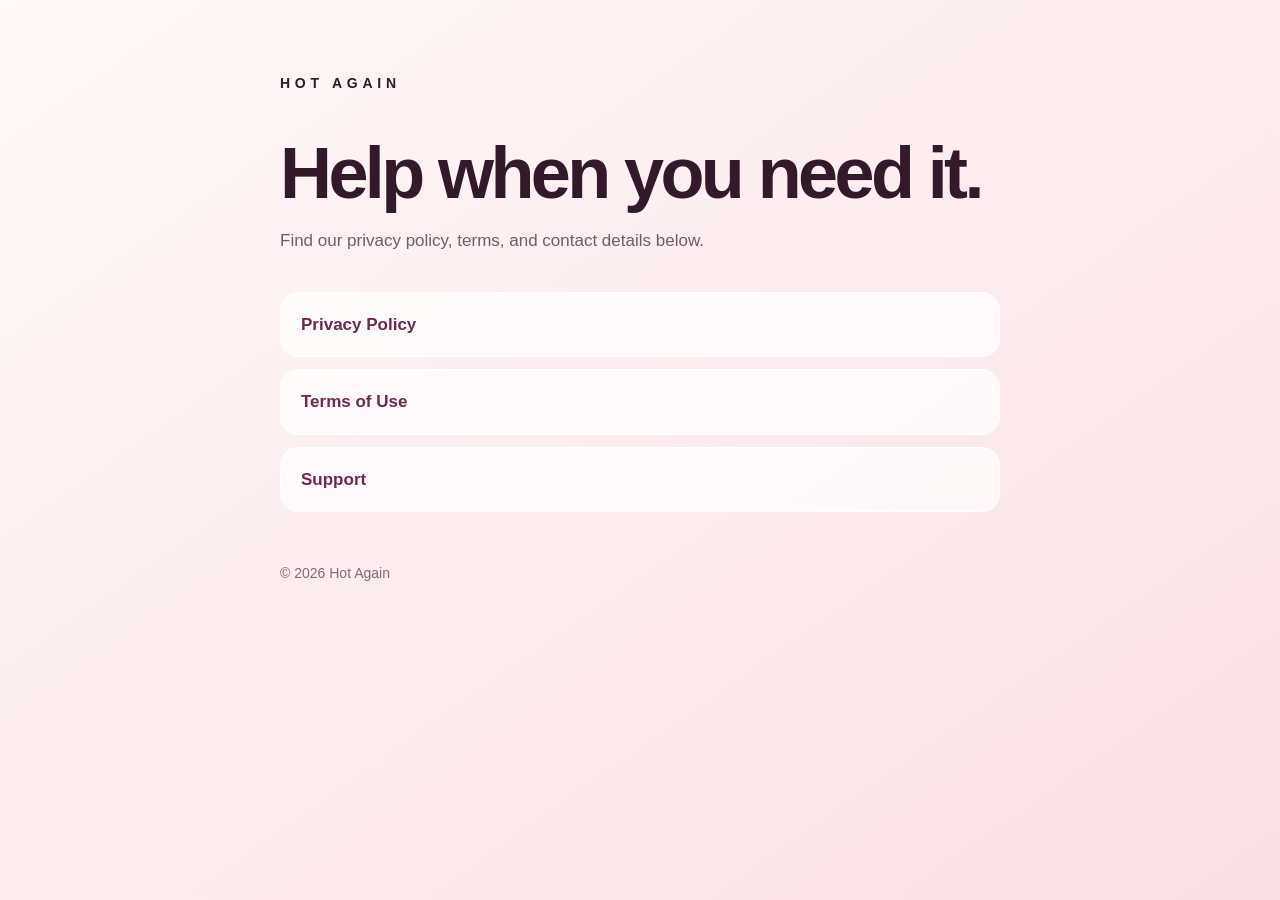
<file: index.html>
<!doctype html>
<html lang="en">
<head>
  <meta charset="utf-8">
  <meta name="viewport" content="width=device-width, initial-scale=1">
  <title>Hot Again Support</title>
  <style>
    :root { color-scheme: light; --ink:#321a2a; --berry:#6e294f; --pink:#f9dfe5; --paper:#fff9f8; }
    * { box-sizing: border-box; }
    body { margin:0; font:17px/1.6 -apple-system,BlinkMacSystemFont,"Segoe UI",sans-serif; color:var(--ink); background:linear-gradient(145deg,var(--paper),var(--pink)); min-height:100vh; }
    main { width:min(720px,calc(100% - 40px)); margin:0 auto; padding:72px 0; }
    .brand { font-size:14px; letter-spacing:.34em; font-weight:700; }
    h1 { font-size:clamp(42px,9vw,72px); line-height:.98; letter-spacing:-.05em; margin:44px 0 18px; }
    h2 { margin-top:38px; }
    p,li { color:#715e69; }
    nav { display:grid; gap:12px; margin-top:38px; }
    a { color:var(--berry); font-weight:700; }
    nav a { padding:18px 20px; border-radius:18px; background:rgba(255,255,255,.72); text-decoration:none; border:1px solid white; }
    .back { display:inline-block; margin-bottom:28px; }
    footer { margin-top:50px; font-size:14px; color:#806b77; }
  </style>
</head>
<body><main>
  <div class="brand">HOT AGAIN</div>
  <h1>Help when you need it.</h1>
  <p>Find our privacy policy, terms, and contact details below.</p>
  <nav>
    <a href="privacy.html">Privacy Policy</a>
    <a href="terms.html">Terms of Use</a>
    <a href="support.html">Support</a>
  </nav>
  <footer>© 2026 Hot Again</footer>
</main></body>
</html>
</file>
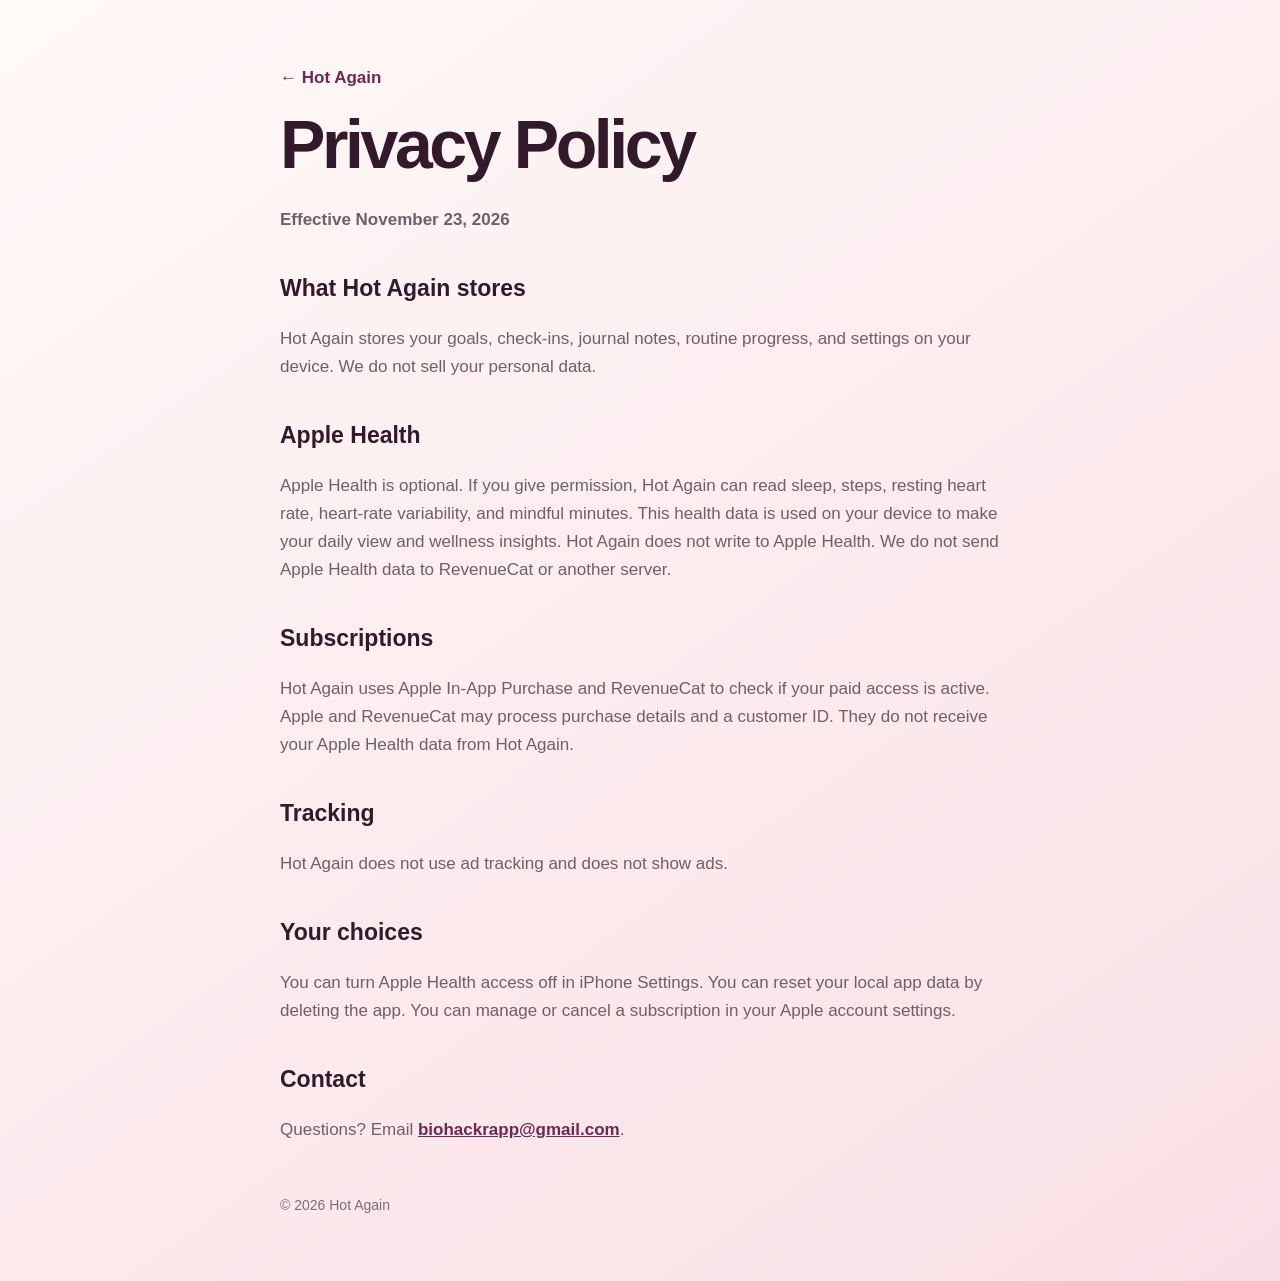
<file: privacy.html>
<!doctype html>
<html lang="en"><head><meta charset="utf-8"><meta name="viewport" content="width=device-width, initial-scale=1"><title>Hot Again Privacy Policy</title><link rel="stylesheet" href="style.css"></head>
<body><main><a class="back" href="index.html">← Hot Again</a><h1>Privacy Policy</h1><p><strong>Effective November 23, 2026</strong></p>
<h2>What Hot Again stores</h2><p>Hot Again stores your goals, check-ins, journal notes, routine progress, and settings on your device. We do not sell your personal data.</p>
<h2>Apple Health</h2><p>Apple Health is optional. If you give permission, Hot Again can read sleep, steps, resting heart rate, heart-rate variability, and mindful minutes. This health data is used on your device to make your daily view and wellness insights. Hot Again does not write to Apple Health. We do not send Apple Health data to RevenueCat or another server.</p>
<h2>Subscriptions</h2><p>Hot Again uses Apple In-App Purchase and RevenueCat to check if your paid access is active. Apple and RevenueCat may process purchase details and a customer ID. They do not receive your Apple Health data from Hot Again.</p>
<h2>Tracking</h2><p>Hot Again does not use ad tracking and does not show ads.</p>
<h2>Your choices</h2><p>You can turn Apple Health access off in iPhone Settings. You can reset your local app data by deleting the app. You can manage or cancel a subscription in your Apple account settings.</p>
<h2>Contact</h2><p>Questions? Email <a href="mailto:biohackrapp@gmail.com">biohackrapp@gmail.com</a>.</p>
<footer>© 2026 Hot Again</footer></main></body></html>
</file>
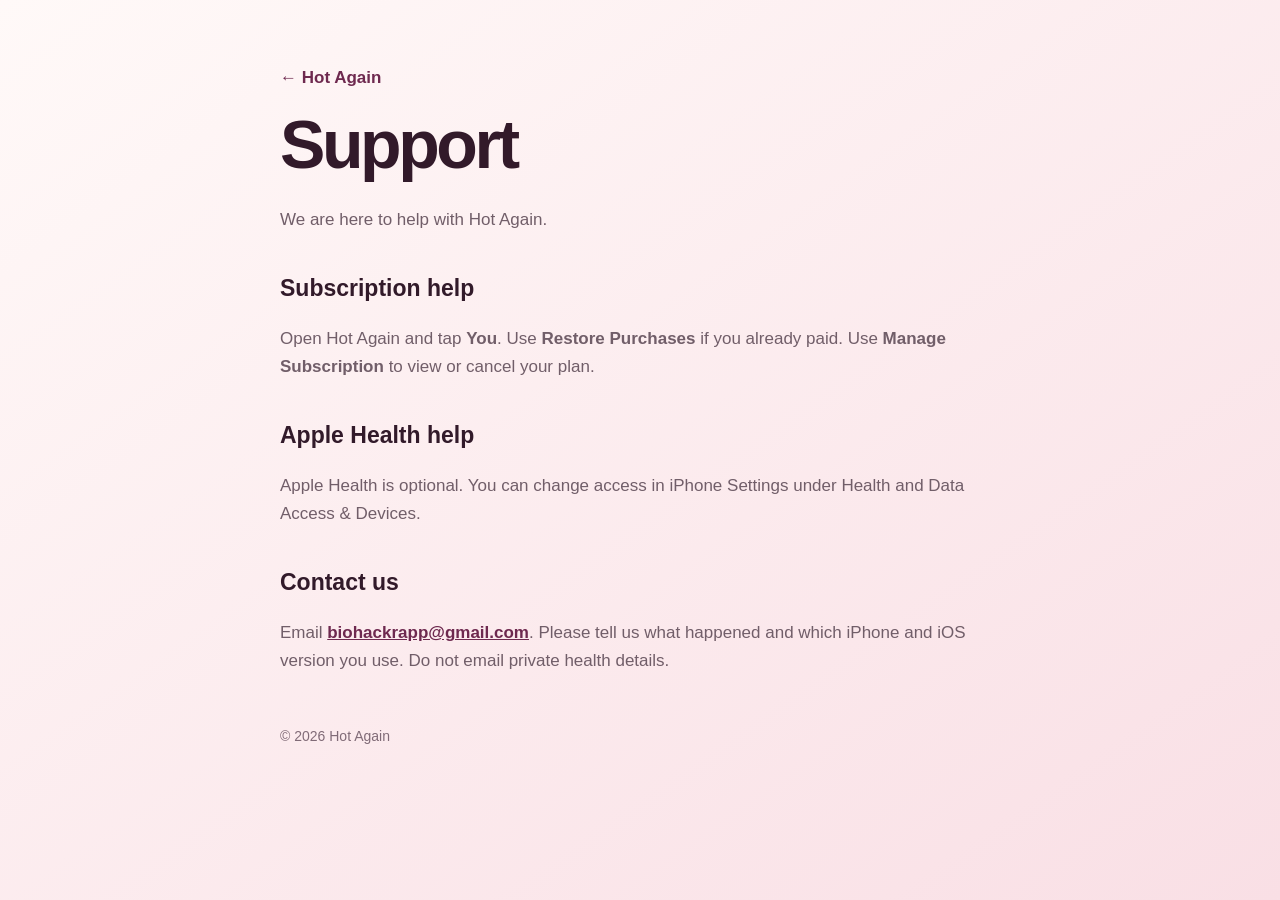
<file: support.html>
<!doctype html>
<html lang="en"><head><meta charset="utf-8"><meta name="viewport" content="width=device-width, initial-scale=1"><title>Hot Again Support</title><link rel="stylesheet" href="style.css"></head>
<body><main><a class="back" href="index.html">← Hot Again</a><h1>Support</h1><p>We are here to help with Hot Again.</p>
<h2>Subscription help</h2><p>Open Hot Again and tap <strong>You</strong>. Use <strong>Restore Purchases</strong> if you already paid. Use <strong>Manage Subscription</strong> to view or cancel your plan.</p>
<h2>Apple Health help</h2><p>Apple Health is optional. You can change access in iPhone Settings under Health and Data Access & Devices.</p>
<h2>Contact us</h2><p>Email <a href="mailto:biohackrapp@gmail.com">biohackrapp@gmail.com</a>. Please tell us what happened and which iPhone and iOS version you use. Do not email private health details.</p>
<footer>© 2026 Hot Again</footer></main></body></html>
</file>
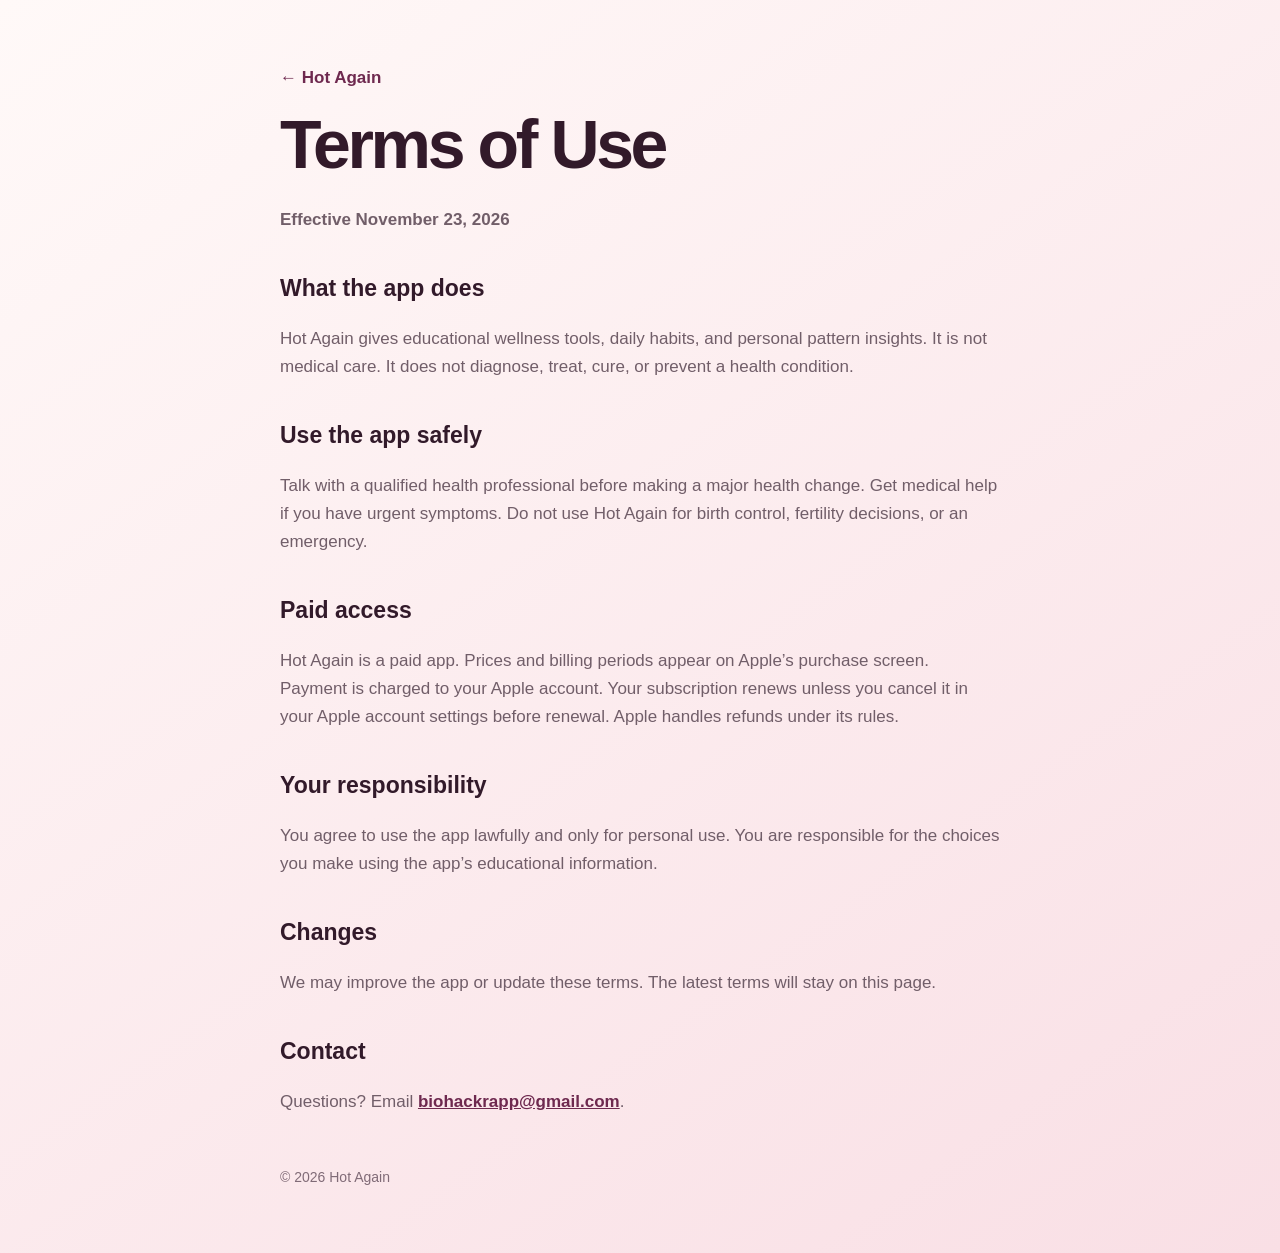
<file: terms.html>
<!doctype html>
<html lang="en"><head><meta charset="utf-8"><meta name="viewport" content="width=device-width, initial-scale=1"><title>Hot Again Terms of Use</title><link rel="stylesheet" href="style.css"></head>
<body><main><a class="back" href="index.html">← Hot Again</a><h1>Terms of Use</h1><p><strong>Effective November 23, 2026</strong></p>
<h2>What the app does</h2><p>Hot Again gives educational wellness tools, daily habits, and personal pattern insights. It is not medical care. It does not diagnose, treat, cure, or prevent a health condition.</p>
<h2>Use the app safely</h2><p>Talk with a qualified health professional before making a major health change. Get medical help if you have urgent symptoms. Do not use Hot Again for birth control, fertility decisions, or an emergency.</p>
<h2>Paid access</h2><p>Hot Again is a paid app. Prices and billing periods appear on Apple’s purchase screen. Payment is charged to your Apple account. Your subscription renews unless you cancel it in your Apple account settings before renewal. Apple handles refunds under its rules.</p>
<h2>Your responsibility</h2><p>You agree to use the app lawfully and only for personal use. You are responsible for the choices you make using the app’s educational information.</p>
<h2>Changes</h2><p>We may improve the app or update these terms. The latest terms will stay on this page.</p>
<h2>Contact</h2><p>Questions? Email <a href="mailto:biohackrapp@gmail.com">biohackrapp@gmail.com</a>.</p>
<footer>© 2026 Hot Again</footer></main></body></html>
</file>
<file: style.css>
:root { color-scheme: light; --ink:#321a2a; --berry:#6e294f; --pink:#f9dfe5; --paper:#fff9f8; }
* { box-sizing:border-box; }
body { margin:0; font:17px/1.65 -apple-system,BlinkMacSystemFont,"Segoe UI",sans-serif; color:var(--ink); background:linear-gradient(145deg,var(--paper),var(--pink)); min-height:100vh; }
main { width:min(720px,calc(100% - 40px)); margin:0 auto; padding:64px 0; }
h1 { font-size:clamp(42px,9vw,68px); line-height:1; letter-spacing:-.05em; margin:18px 0 28px; }
h2 { font-size:23px; margin:36px 0 6px; }
p { color:#715e69; }
a { color:var(--berry); font-weight:700; }
.back { display:inline-block; text-decoration:none; }
footer { margin-top:50px; font-size:14px; color:#806b77; }
</file>
